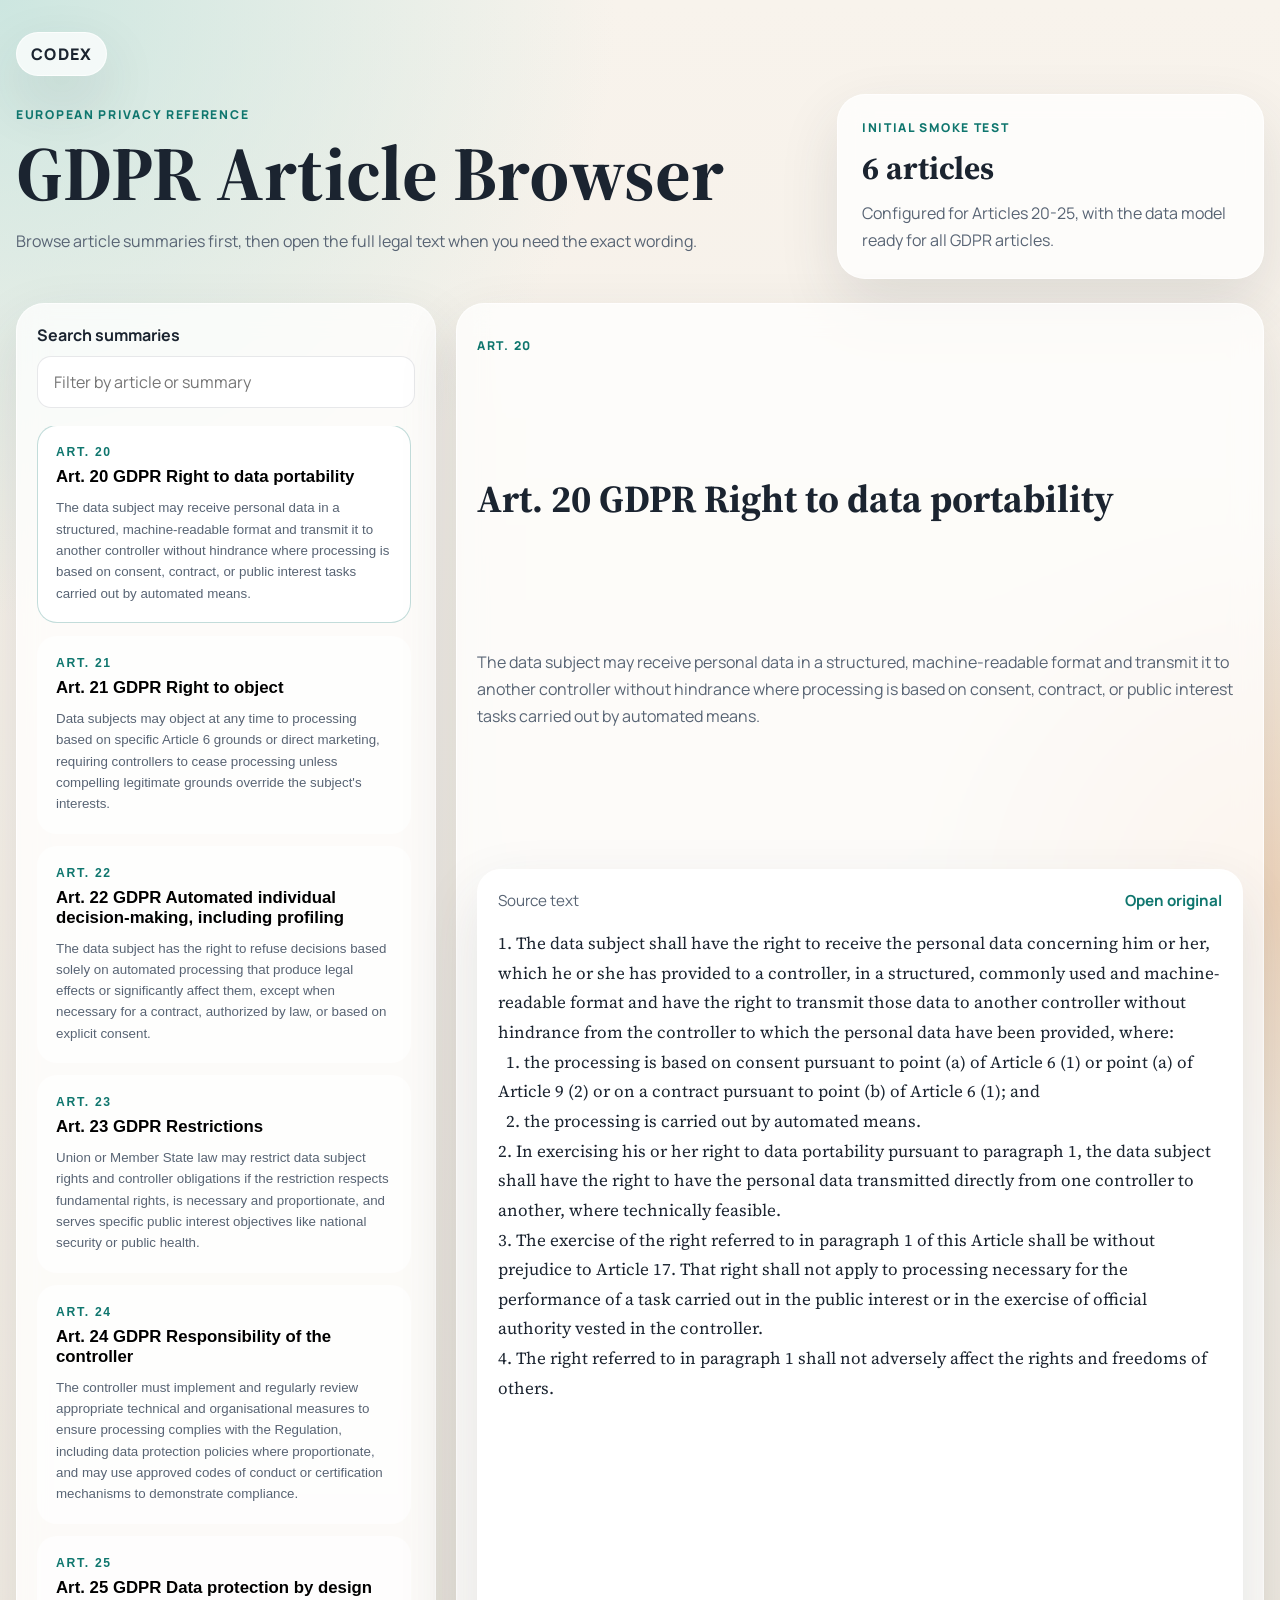
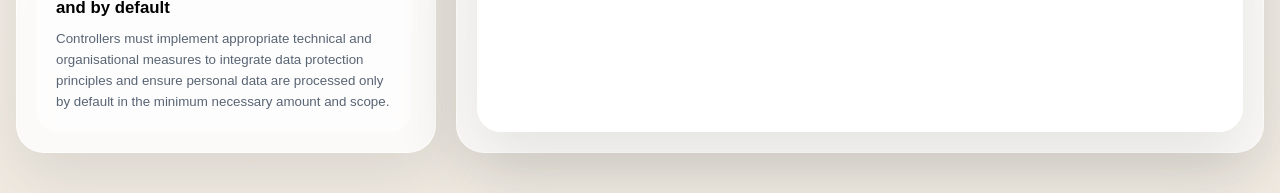
<file: day_2_scripts/vibe/codex/site/index.html>
<!DOCTYPE html>
<html lang="en">
  <head>
    <meta charset="UTF-8" />
    <meta name="viewport" content="width=device-width, initial-scale=1.0" />
    <title>GDPR Article Browser</title>
    <link rel="preconnect" href="https://fonts.googleapis.com" />
    <link rel="preconnect" href="https://fonts.gstatic.com" crossorigin />
    <link
      href="https://fonts.googleapis.com/css2?family=Manrope:wght@400;500;600;700;800&family=Source+Serif+4:opsz,wght@8..60,400;8..60,600&display=swap"
      rel="stylesheet"
    />
    <link rel="stylesheet" href="./styles.css" />
  </head>
  <body>
    <div class="page-shell">
      <div class="brand-bar">CodeX</div>
      <header class="hero">
        <div>
          <p class="eyebrow">European Privacy Reference</p>
          <h1>GDPR Article Browser</h1>
          <p class="hero-copy">
            Browse article summaries first, then open the full legal text when you need the exact wording.
          </p>
        </div>
        <div class="hero-panel">
          <span class="hero-stat-label">Initial smoke test</span>
          <strong id="article-count">0 articles</strong>
          <span class="hero-stat-note">Configured for Articles 20-25, with the data model ready for all GDPR articles.</span>
        </div>
      </header>

      <main class="app-grid">
        <section class="sidebar">
          <div class="sidebar-header">
            <label for="search">Search summaries</label>
            <input id="search" type="search" placeholder="Filter by article or summary" />
          </div>
          <div id="article-list" class="article-list"></div>
        </section>

        <section class="detail-panel">
          <div class="detail-header">
            <p class="detail-kicker" id="detail-article">Select an article</p>
            <h2 id="detail-title">Choose a summary on the left.</h2>
            <p class="detail-summary" id="detail-summary">
              The full article text will appear here.
            </p>
          </div>

          <article class="article-card">
            <div class="article-meta">
              <span>Source text</span>
              <a id="detail-source" href="#" target="_blank" rel="noreferrer">Open original</a>
            </div>
            <pre id="detail-body" class="article-body"></pre>
          </article>
        </section>
      </main>
    </div>

    <template id="article-item-template">
      <button class="article-item" type="button">
        <span class="article-label"></span>
        <strong class="article-item-title"></strong>
        <span class="article-item-summary"></span>
      </button>
    </template>

    <script src="./app.js" defer></script>
  </body>
</html>
</file>
<file: day_2_scripts/vibe/codex/site/styles.css>
:root {
  --bg: #f4efe7;
  --panel: rgba(255, 255, 255, 0.74);
  --panel-strong: rgba(255, 255, 255, 0.9);
  --text: #1b2430;
  --muted: #586474;
  --line: rgba(27, 36, 48, 0.1);
  --accent: #0f766e;
  --accent-soft: rgba(15, 118, 110, 0.12);
  --shadow: 0 24px 60px rgba(47, 56, 69, 0.12);
}

* {
  box-sizing: border-box;
}

body {
  margin: 0;
  min-height: 100vh;
  font-family: "Manrope", sans-serif;
  color: var(--text);
  background:
    radial-gradient(circle at top left, rgba(197, 228, 222, 0.85), transparent 28%),
    radial-gradient(circle at right center, rgba(240, 208, 178, 0.8), transparent 24%),
    linear-gradient(180deg, #f8f3ec 0%, #f1ebe2 100%);
}

.page-shell {
  width: min(1280px, calc(100% - 32px));
  margin: 0 auto;
  padding: 32px 0 40px;
}

.brand-bar {
  display: inline-flex;
  align-items: center;
  margin-bottom: 18px;
  padding: 10px 14px;
  border-radius: 999px;
  background: rgba(255, 255, 255, 0.74);
  border: 1px solid rgba(255, 255, 255, 0.72);
  box-shadow: var(--shadow);
  color: var(--text);
  font-weight: 800;
  letter-spacing: 0.08em;
  text-transform: uppercase;
}

.hero {
  display: grid;
  grid-template-columns: minmax(0, 1.5fr) minmax(280px, 0.8fr);
  gap: 20px;
  align-items: stretch;
  margin-bottom: 24px;
}

.eyebrow,
.detail-kicker,
.hero-stat-label,
.article-label {
  letter-spacing: 0.14em;
  text-transform: uppercase;
  font-size: 0.76rem;
  color: var(--accent);
  font-weight: 800;
}

h1,
h2 {
  margin: 0;
  font-family: "Source Serif 4", serif;
  line-height: 1;
}

h1 {
  margin-top: 10px;
  font-size: clamp(2.7rem, 6vw, 5rem);
}

.hero-copy,
.detail-summary,
.hero-stat-note {
  color: var(--muted);
  line-height: 1.7;
  font-size: 1rem;
}

.hero-panel,
.sidebar,
.detail-panel,
.article-card {
  backdrop-filter: blur(14px);
  background: var(--panel);
  border: 1px solid rgba(255, 255, 255, 0.72);
  box-shadow: var(--shadow);
}

.hero-panel {
  border-radius: 28px;
  padding: 24px;
  display: flex;
  flex-direction: column;
  justify-content: center;
  gap: 10px;
}

.hero-panel strong {
  font-size: 2rem;
  font-family: "Source Serif 4", serif;
}

.app-grid {
  display: grid;
  grid-template-columns: minmax(320px, 420px) minmax(0, 1fr);
  gap: 20px;
}

.sidebar,
.detail-panel {
  border-radius: 28px;
  padding: 20px;
}

.sidebar {
  display: flex;
  flex-direction: column;
  min-height: 70vh;
}

.sidebar-header {
  display: grid;
  gap: 10px;
  margin-bottom: 18px;
}

.sidebar-header label {
  font-weight: 700;
}

.sidebar-header input {
  border: 1px solid var(--line);
  border-radius: 14px;
  padding: 14px 16px;
  font: inherit;
  background: var(--panel-strong);
  color: var(--text);
}

.article-list {
  display: grid;
  gap: 12px;
  overflow: auto;
  padding-right: 4px;
}

.article-item {
  width: 100%;
  text-align: left;
  border: 1px solid transparent;
  border-radius: 20px;
  padding: 18px;
  background: rgba(255, 255, 255, 0.62);
  cursor: pointer;
  transition: transform 140ms ease, border-color 140ms ease, background 140ms ease;
}

.article-item:hover,
.article-item:focus-visible,
.article-item.is-selected {
  transform: translateY(-1px);
  border-color: rgba(15, 118, 110, 0.25);
  background: var(--panel-strong);
}

.article-item-title {
  display: block;
  margin: 8px 0 10px;
  font-size: 1.05rem;
}

.article-item-summary {
  color: var(--muted);
  line-height: 1.6;
}

.detail-panel {
  display: grid;
  gap: 20px;
}

.detail-header {
  display: grid;
  gap: 12px;
}

.detail-header h2 {
  font-size: clamp(2rem, 3vw, 3.2rem);
}

.article-card {
  border-radius: 24px;
  padding: 20px;
  background: var(--panel-strong);
}

.article-meta {
  display: flex;
  justify-content: space-between;
  gap: 16px;
  margin-bottom: 18px;
  color: var(--muted);
  font-size: 0.95rem;
}

.article-meta a {
  color: var(--accent);
  text-decoration: none;
  font-weight: 700;
}

.article-body {
  margin: 0;
  white-space: pre-wrap;
  font-family: "Source Serif 4", serif;
  font-size: 1.06rem;
  line-height: 1.75;
}

@media (max-width: 920px) {
  .hero,
  .app-grid {
    grid-template-columns: 1fr;
  }

  .page-shell {
    width: min(100% - 20px, 1280px);
    padding-top: 20px;
  }

  h1 {
    line-height: 0.95;
  }
}
</file>
